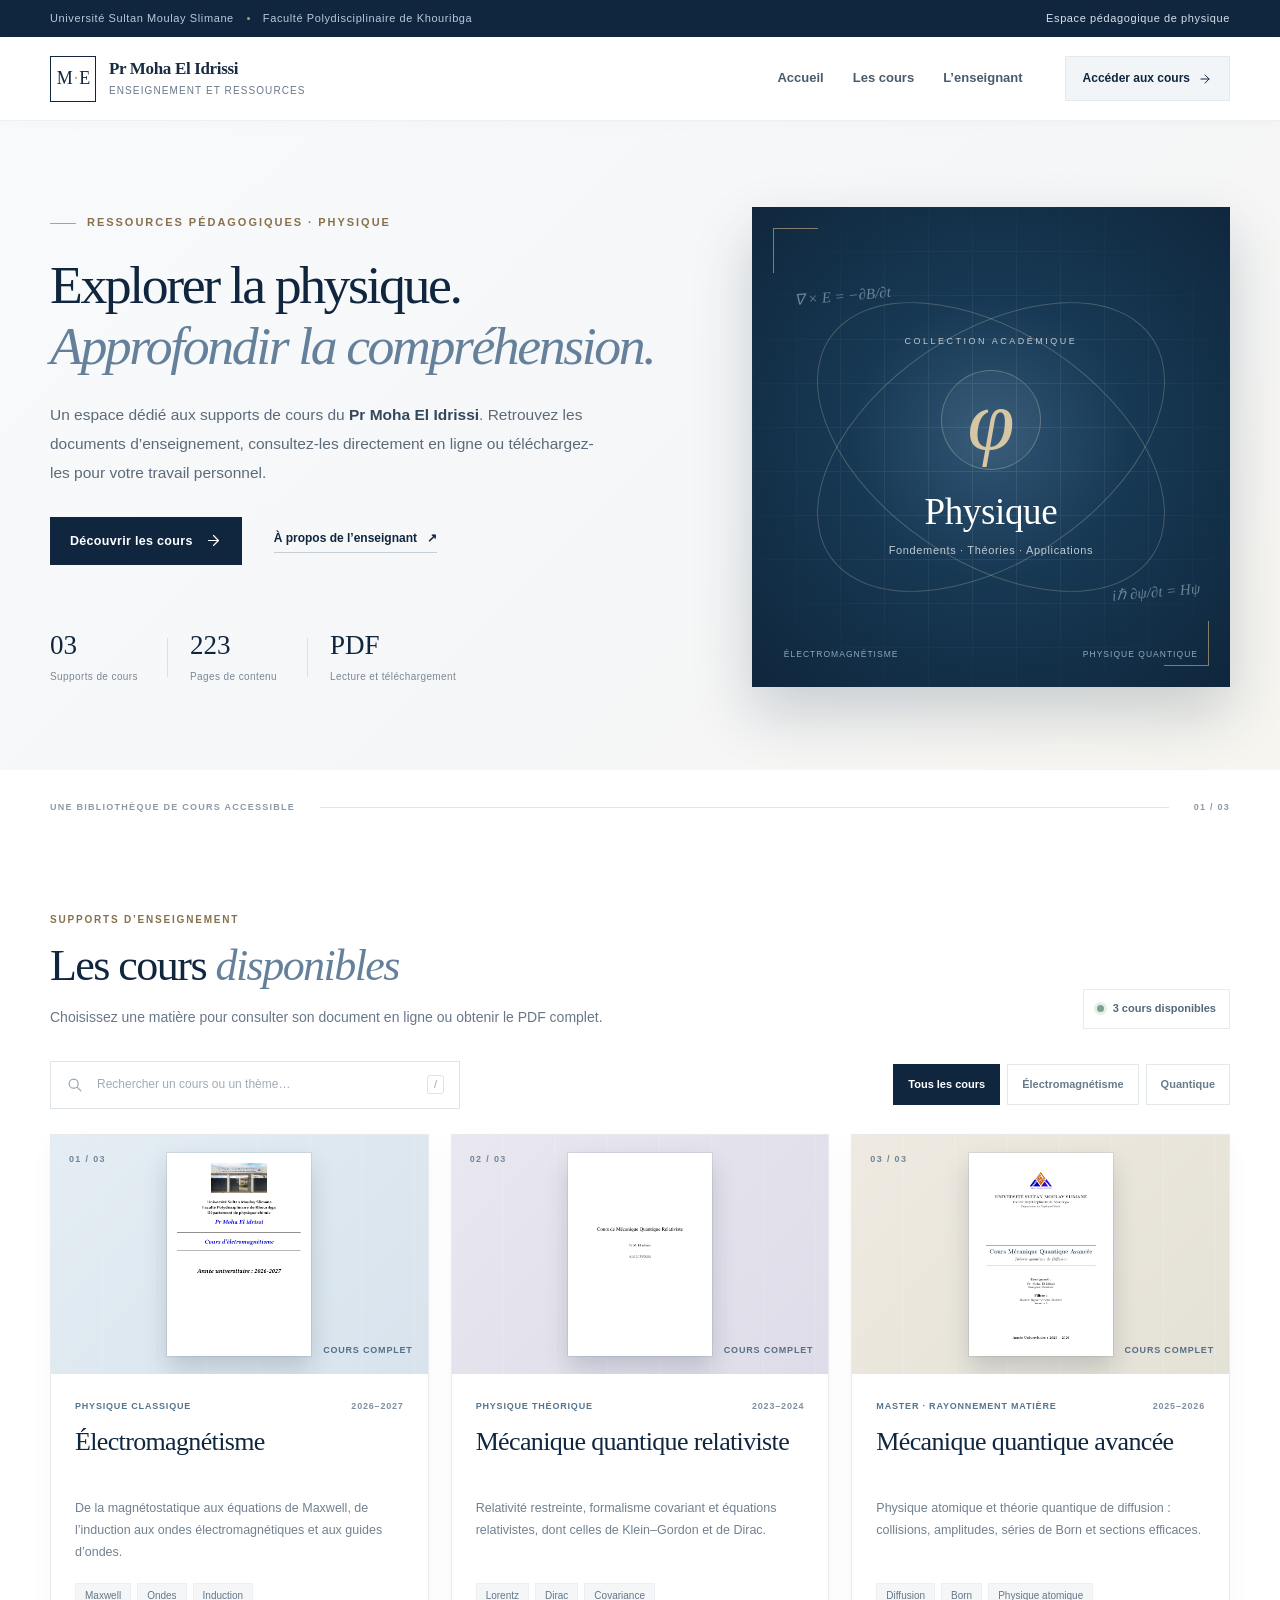
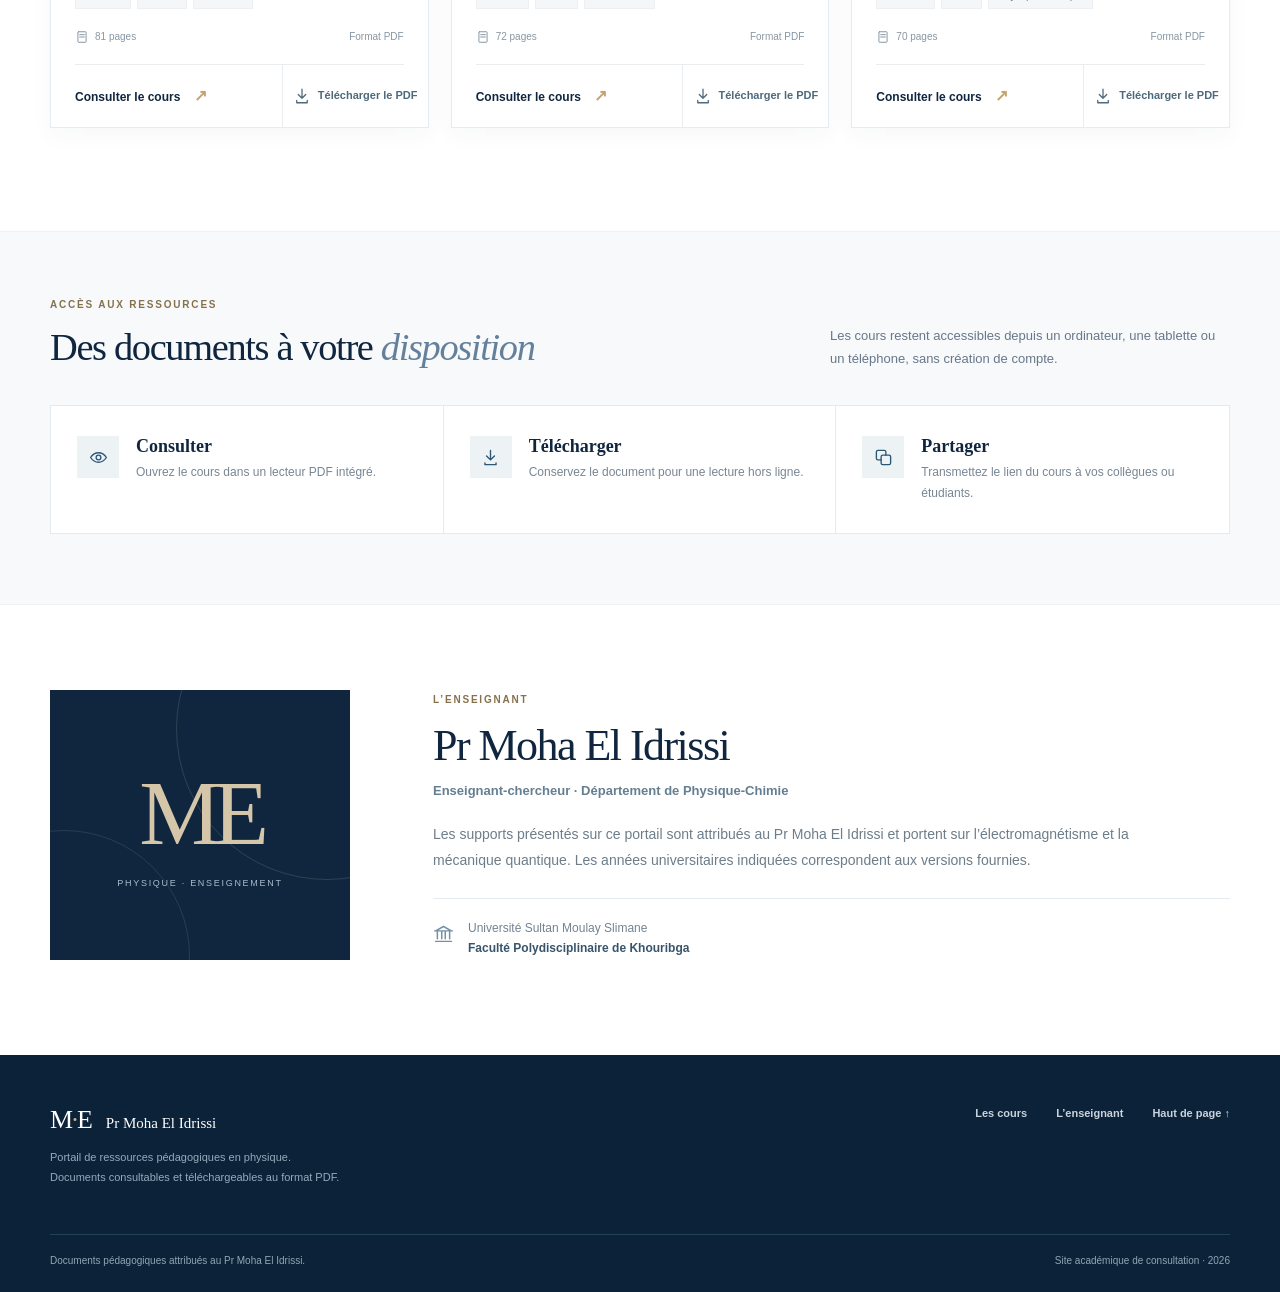
<file: index.html>
<!doctype html>
<html lang="fr">
<head>
  <meta charset="utf-8">
  <meta name="viewport" content="width=device-width, initial-scale=1">
  <meta http-equiv="Content-Language" content="fr">
  <meta name="theme-color" content="#10263f">
  <meta name="description" content="Ressources pédagogiques de physique du Pr Moha El Idrissi : électromagnétisme, mécanique quantique relativiste et mécanique quantique avancée. Consulter et télécharger les cours PDF.">
  <title>Cours de physique en français — Pr Moha El Idrissi</title>
  <link rel="icon" type="image/svg+xml" href="favicon.svg">
  <link rel="stylesheet" href="assets/style.css">
  <script src="assets/main.js" defer></script>
</head>
<body>
  <a class="skip-link" href="#cours">Aller aux ressources pédagogiques</a>
  <div class="topbar"><div class="container topbar-inner"><span>Université Sultan Moulay Slimane</span><span class="topbar-dot" aria-hidden="true"></span><span>Faculté Polydisciplinaire de Khouribga</span><span class="topbar-right">Espace pédagogique de physique</span></div></div>
  <header class="site-header">
    <nav class="container nav" aria-label="Navigation principale">
      <a class="brand" href="index.html" aria-label="Accueil — Pr Moha El Idrissi">
        <span class="brand-symbol" aria-hidden="true">M<span>·</span>E</span>
        <span class="brand-text"><strong>Pr Moha El Idrissi</strong><small>Enseignement et ressources</small></span>
      </a>
      <div class="nav-links"><a href="#accueil">Accueil</a><a href="#cours">Les cours</a><a href="#enseignant">L’enseignant</a></div>
      <a class="nav-action" href="#cours">Accéder aux cours <svg viewBox="0 0 24 24" aria-hidden="true"><path d="m5 12h14m-7-7 7 7-7 7"/></svg></a>
    </nav>
  </header>
  <main>
    <section class="hero" id="accueil" aria-labelledby="hero-title">
      <div class="container hero-grid">
        <div class="hero-copy">
          <p class="eyebrow"><span class="eyebrow-line"></span> RESSOURCES PÉDAGOGIQUES · PHYSIQUE</p>
          <h1 id="hero-title">Explorer la physique.<br><em>Approfondir la compréhension.</em></h1>
          <p class="hero-description">Un espace dédié aux supports de cours du <strong>Pr Moha El Idrissi</strong>. Retrouvez les documents d’enseignement, consultez-les directement en ligne ou téléchargez-les pour votre travail personnel.</p>
          <div class="hero-cta"><a class="btn btn-primary" href="#cours">Découvrir les cours <svg viewBox="0 0 24 24" aria-hidden="true"><path d="m5 12h14m-7-7 7 7-7 7"/></svg></a><a class="text-link" href="#enseignant">À propos de l’enseignant <span aria-hidden="true">↗</span></a></div>
          <div class="hero-stats" aria-label="Ressources disponibles"><div><strong>03</strong><span>Supports de cours</span></div><div class="stat-divider"></div><div><strong>223</strong><span>Pages de contenu</span></div><div class="stat-divider"></div><div><strong>PDF</strong><span>Lecture et téléchargement</span></div></div>
        </div>
        <div class="hero-art" aria-label="Illustration de la collection de cours de physique">
          <div class="science-grid" aria-hidden="true"></div>
          <div class="orbit orbit-one" aria-hidden="true"></div><div class="orbit orbit-two" aria-hidden="true"></div>
          <span class="hero-formula hero-formula-one" aria-hidden="true">∇ × E = −∂B/∂t</span>
          <span class="hero-formula hero-formula-two" aria-hidden="true">iℏ ∂ψ/∂t = Hψ</span>
          <div class="hero-art-center"><span class="hero-art-mini">COLLECTION ACADÉMIQUE</span><div class="hero-art-icon" aria-hidden="true">φ</div><strong>Physique</strong><span>Fondements · Théories · Applications</span></div>
          <span class="art-corner art-corner-tl" aria-hidden="true"></span><span class="art-corner art-corner-br" aria-hidden="true"></span>
          <div class="hero-art-foot"><span>ÉLECTROMAGNÉTISME</span><span>PHYSIQUE QUANTIQUE</span></div>
        </div>
      </div>
    </section>
    <div class="section-rule container"><span>UNE BIBLIOTHÈQUE DE COURS ACCESSIBLE</span><span class="rule-line" aria-hidden="true"></span><span>01 / 03</span></div>
    <section class="courses-section" id="cours" aria-labelledby="courses-title">
      <div class="container">
        <div class="section-header"><div><p class="section-kicker">SUPPORTS D’ENSEIGNEMENT</p><h2 id="courses-title">Les cours <em>disponibles</em></h2><p>Choisissez une matière pour consulter son document en ligne ou obtenir le PDF complet.</p></div><div class="course-count"><span class="count-dot"></span><span id="results-count">3 cours disponibles</span></div></div>
        <div class="controls"><label class="search-box" for="course-search"><svg viewBox="0 0 24 24" aria-hidden="true"><circle cx="10.8" cy="10.8" r="6.4"/><path d="m16 16 5 5"/></svg><input id="course-search" type="search" placeholder="Rechercher un cours ou un thème…" autocomplete="off"><span class="keyboard-tip" aria-hidden="true">/</span></label><div class="filter-tabs" role="group" aria-label="Filtrer les cours"><button class="filter is-active" data-filter="tous" aria-pressed="true">Tous les cours</button><button class="filter" data-filter="electromagnetisme" aria-pressed="false">Électromagnétisme</button><button class="filter" data-filter="quantique" aria-pressed="false">Quantique</button></div></div>
        <div class="courses-grid" id="courses-grid">
          <article class="course-card" data-category="electromagnetisme" data-search="électromagnétisme electromagnetisme magnétostatique induction maxwell ondes optique guide d'ondes diélectrique">
            <div class="card-cover card-cover-blue"><span class="cover-index">01 / 03</span><img src="assets/couverture-electromagnetisme.webp" alt="Page de couverture du cours d’électromagnétisme" loading="lazy" width="565" height="800"><span class="cover-badge">COURS COMPLET</span></div>
            <div class="card-body"><div class="card-topline"><span class="discipline">PHYSIQUE CLASSIQUE</span><span class="year">2026–2027</span></div><h3>Électromagnétisme</h3><p>De la magnétostatique aux équations de Maxwell, de l’induction aux ondes électromagnétiques et aux guides d’ondes.</p><div class="tags"><span>Maxwell</span><span>Ondes</span><span>Induction</span></div><div class="card-meta"><span><svg viewBox="0 0 24 24" aria-hidden="true"><rect x="5" y="3" width="14" height="18" rx="1"/><path d="M8 8h8M8 12h8"/></svg> 81 pages</span><span>Format PDF</span></div><div class="card-actions"><a class="card-read" href="lecteur.html?cours=electromagnetisme">Consulter le cours <span aria-hidden="true">↗</span></a><a class="download-icon" href="ressources/cours-electromagnetisme.pdf" download="Cours_Electromagnetisme_Pr_Moha_El_Idrissi.pdf" aria-label="Télécharger le cours d’électromagnétisme au format PDF" title="Télécharger le PDF"><svg viewBox="0 0 24 24" aria-hidden="true"><path d="M12 3v12m-5-5 5 5 5-5M5 18v3h14v-3"/></svg><span>Télécharger le PDF</span></a></div></div>
          </article>
          <article class="course-card" data-category="quantique" data-search="mécanique quantique relativiste relativité restreinte transformations de lorentz formalisme covariant dirac klein gordon proca weyl">
            <div class="card-cover card-cover-lavender"><span class="cover-index">02 / 03</span><img src="assets/couverture-quantique-relativiste.webp" alt="Page de couverture du cours de mécanique quantique relativiste" loading="lazy" width="565" height="800"><span class="cover-badge">COURS COMPLET</span></div>
            <div class="card-body"><div class="card-topline"><span class="discipline">PHYSIQUE THÉORIQUE</span><span class="year">2023–2024</span></div><h3>Mécanique quantique relativiste</h3><p>Relativité restreinte, formalisme covariant et équations relativistes, dont celles de Klein–Gordon et de Dirac.</p><div class="tags"><span>Lorentz</span><span>Dirac</span><span>Covariance</span></div><div class="card-meta"><span><svg viewBox="0 0 24 24" aria-hidden="true"><rect x="5" y="3" width="14" height="18" rx="1"/><path d="M8 8h8M8 12h8"/></svg> 72 pages</span><span>Format PDF</span></div><div class="card-actions"><a class="card-read" href="lecteur.html?cours=quantique-relativiste">Consulter le cours <span aria-hidden="true">↗</span></a><a class="download-icon" href="ressources/cours-mecanique-quantique-relativiste.pdf" download="Cours_Mecanique_Quantique_Relativiste_Pr_Moha_El_Idrissi.pdf" aria-label="Télécharger le cours de mécanique quantique relativiste au format PDF" title="Télécharger le PDF"><svg viewBox="0 0 24 24" aria-hidden="true"><path d="M12 3v12m-5-5 5 5 5-5M5 18v3h14v-3"/></svg><span>Télécharger le PDF</span></a></div></div>
          </article>
          <article class="course-card" data-category="quantique" data-search="mécanique quantique avancée theorie theorie quantique de diffusion physique atomique hydrogen schrödinger collision section efficace born lippmann schwinger rayonnement matière">
            <div class="card-cover card-cover-sand"><span class="cover-index">03 / 03</span><img src="assets/couverture-quantique-avancee.webp" alt="Page de couverture du cours de mécanique quantique avancée — théorie quantique de diffusion" loading="lazy" width="565" height="800"><span class="cover-badge">COURS COMPLET</span></div>
            <div class="card-body"><div class="card-topline"><span class="discipline">MASTER · RAYONNEMENT MATIÈRE</span><span class="year">2025–2026</span></div><h3>Mécanique quantique avancée</h3><p>Physique atomique et théorie quantique de diffusion : collisions, amplitudes, séries de Born et sections efficaces.</p><div class="tags"><span>Diffusion</span><span>Born</span><span>Physique atomique</span></div><div class="card-meta"><span><svg viewBox="0 0 24 24" aria-hidden="true"><rect x="5" y="3" width="14" height="18" rx="1"/><path d="M8 8h8M8 12h8"/></svg> 70 pages</span><span>Format PDF</span></div><div class="card-actions"><a class="card-read" href="lecteur.html?cours=quantique-avancee">Consulter le cours <span aria-hidden="true">↗</span></a><a class="download-icon" href="ressources/cours-mecanique-quantique-avancee.pdf" download="Cours_Mecanique_Quantique_Avancee_Pr_Moha_El_Idrissi.pdf" aria-label="Télécharger le cours de mécanique quantique avancée au format PDF" title="Télécharger le PDF"><svg viewBox="0 0 24 24" aria-hidden="true"><path d="M12 3v12m-5-5 5 5 5-5M5 18v3h14v-3"/></svg><span>Télécharger le PDF</span></a></div></div>
          </article>
        </div>
        <p class="empty-results" id="empty-results" hidden>Aucun cours ne correspond à cette recherche. Essayez un autre terme.</p>
      </div>
    </section>
    <section class="usage-section" aria-labelledby="usage-title"><div class="container"><div class="usage-top"><div><p class="section-kicker">ACCÈS AUX RESSOURCES</p><h2 id="usage-title">Des documents à votre <em>disposition</em></h2></div><p>Les cours restent accessibles depuis un ordinateur, une tablette ou un téléphone, sans création de compte.</p></div><div class="usage-grid"><div class="usage-item"><div class="usage-icon"><svg viewBox="0 0 24 24" aria-hidden="true"><path d="M2 12s4-6 10-6 10 6 10 6-4 6-10 6-10-6-10-6Z"/><circle cx="12" cy="12" r="3"/></svg></div><div><strong>Consulter</strong><p>Ouvrez le cours dans un lecteur PDF intégré.</p></div></div><div class="usage-item"><div class="usage-icon"><svg viewBox="0 0 24 24" aria-hidden="true"><path d="M12 3v12m-5-5 5 5 5-5M5 19v2h14v-2"/></svg></div><div><strong>Télécharger</strong><p>Conservez le document pour une lecture hors ligne.</p></div></div><div class="usage-item"><div class="usage-icon"><svg viewBox="0 0 24 24" aria-hidden="true"><rect x="9" y="9" width="12" height="12" rx="2"/><path d="M15 9V5a2 2 0 0 0-2-2H5a2 2 0 0 0-2 2v8a2 2 0 0 0 2 2h4"/></svg></div><div><strong>Partager</strong><p>Transmettez le lien du cours à vos collègues ou étudiants.</p></div></div></div></div></section>
    <section class="about-section" id="enseignant" aria-labelledby="about-title"><div class="container about-grid"><div class="about-symbol" aria-hidden="true"><span>ME</span><small>PHYSIQUE · ENSEIGNEMENT</small></div><div class="about-copy"><p class="section-kicker">L’ENSEIGNANT</p><h2 id="about-title">Pr Moha El Idrissi</h2><p class="about-role">Enseignant-chercheur · Département de Physique-Chimie</p><p>Les supports présentés sur ce portail sont attribués au Pr Moha El Idrissi et portent sur l’électromagnétisme et la mécanique quantique. Les années universitaires indiquées correspondent aux versions fournies.</p><div class="affiliation"><svg viewBox="0 0 24 24" aria-hidden="true"><path d="m3 9 9-5 9 5M5 10v8m5-8v8m4-8v8m5-8v8M3 21h18M2 9h20"/></svg><span>Université Sultan Moulay Slimane<br><strong>Faculté Polydisciplinaire de Khouribga</strong></span></div></div></div></section>
  </main>
  <footer class="footer"><div class="container footer-grid"><div><a class="footer-brand" href="index.html">M<span>·</span>E <small>Pr Moha El Idrissi</small></a><p>Portail de ressources pédagogiques en physique.<br>Documents consultables et téléchargeables au format PDF.</p></div><div class="footer-links"><a href="#cours">Les cours</a><a href="#enseignant">L’enseignant</a><a href="#accueil">Haut de page ↑</a></div></div><div class="container footer-bottom"><span>Documents pédagogiques attribués au Pr Moha El Idrissi.</span><span>Site académique de consultation · <span id="current-year">2026</span></span></div></footer>
</body>
</html>
</file>
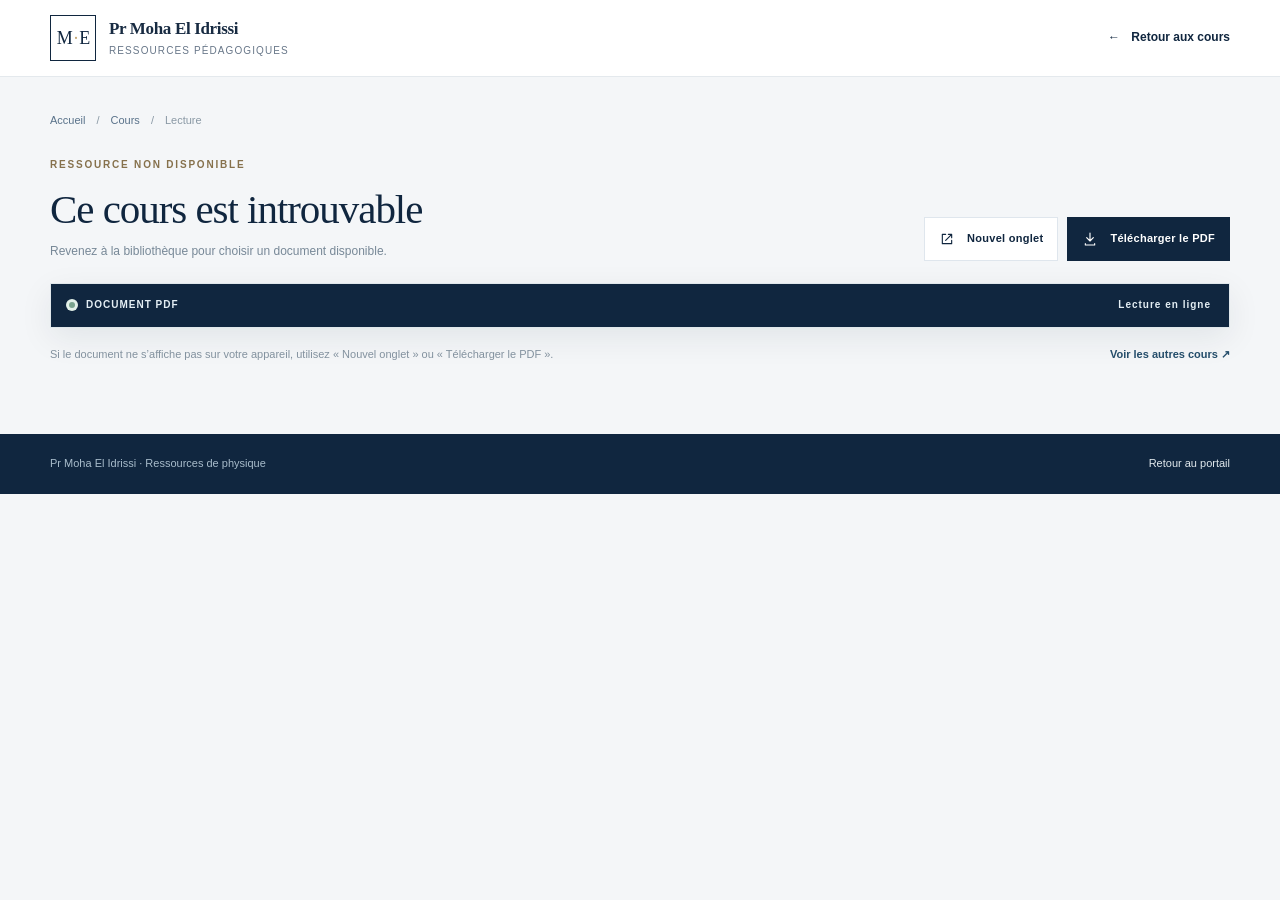
<file: lecteur.html>
<!doctype html>
<html lang="fr">
<head>
  <meta charset="utf-8"><meta name="viewport" content="width=device-width, initial-scale=1"><meta http-equiv="Content-Language" content="fr"><meta name="theme-color" content="#10263f">
  <meta name="description" content="Consulter en ligne les ressources pédagogiques de physique du Pr Moha El Idrissi.">
  <title>Lecture du cours | Pr Moha El Idrissi</title>
  <link rel="icon" type="image/svg+xml" href="favicon.svg"><link rel="stylesheet" href="assets/style.css"><script src="assets/lecteur.js" defer></script>
</head>
<body class="reader-body">
  <a class="skip-link" href="#pdf-reader">Aller au document</a>
  <header class="reader-header"><div class="container reader-nav"><a class="brand" href="index.html"><span class="brand-symbol">M<span>·</span>E</span><span class="brand-text"><strong>Pr Moha El Idrissi</strong><small>Ressources pédagogiques</small></span></a><a class="reader-back" href="index.html#cours"><span aria-hidden="true">←</span> Retour aux cours</a></div></header>
  <main class="reader-main container" id="main-content"><div class="reader-crumb"><a href="index.html">Accueil</a><span>/</span><a href="index.html#cours">Cours</a><span>/</span><span id="breadcrumb-course">Lecture</span></div>
    <div class="reader-title-row"><div><p class="section-kicker" id="reader-category">SUPPORT DE COURS</p><h1 id="reader-title">Lecture du document</h1><p class="reader-detail" id="reader-detail">Document PDF · Pr Moha El Idrissi</p></div><div class="reader-toolbar"><a class="btn btn-light" id="reader-open" href="index.html#cours" target="_blank" rel="noopener"><svg viewBox="0 0 24 24" aria-hidden="true"><path d="M14 5h5v5m0-5-9 9M19 14v5H5V5h5"/></svg> Nouvel onglet</a><a class="btn btn-primary" id="reader-download" href="index.html#cours" download><svg viewBox="0 0 24 24" aria-hidden="true"><path d="M12 3v12m-5-5 5 5 5-5M5 19v2h14v-2"/></svg> Télécharger le PDF</a></div></div>
    <div class="reader-stage" id="pdf-reader"><div class="reader-stage-top"><span><span class="live-dot"></span> DOCUMENT PDF</span><span id="reader-pages">Lecture en ligne</span></div><iframe id="reader-frame" title="Lecteur PDF du cours" loading="eager"></iframe></div>
    <div class="reader-help"><span>Si le document ne s’affiche pas sur votre appareil, utilisez « Nouvel onglet » ou « Télécharger le PDF ».</span><a href="index.html#cours">Voir les autres cours <span aria-hidden="true">↗</span></a></div>
  </main>
  <footer class="reader-footer"><div class="container"><span>Pr Moha El Idrissi · Ressources de physique</span><a href="index.html">Retour au portail</a></div></footer>
</body>
</html>
</file>
<file: assets/style.css>
:root{--navy:#10263f;--navy2:#173a57;--ink:#182b42;--muted:#687789;--blue:#456b89;--gold:#c4a56f;--paper:#f7f8fa;--cream:#f6f1e9;--white:#fff;--line:#e2e8ee;--shadow:0 12px 32px rgba(17,42,65,.065);--serif:Georgia,'Times New Roman',serif;--sans:Inter,'Segoe UI',Arial,sans-serif}*{box-sizing:border-box}html{scroll-behavior:smooth;scroll-padding-top:94px}body{margin:0;color:var(--ink);font-family:var(--sans);font-size:15px;line-height:1.6;background:var(--white);-webkit-font-smoothing:antialiased}a{color:inherit;text-decoration:none}button,input{font:inherit}button{cursor:pointer}a:focus-visible,button:focus-visible,input:focus-visible{outline:3px solid var(--gold);outline-offset:3px}img{display:block;max-width:100%}svg{width:18px;height:18px;fill:none;stroke:currentColor;stroke-width:1.7;stroke-linecap:round;stroke-linejoin:round}h1,h2,h3,p{margin-top:0}.container{width:min(1180px,calc(100% - 64px));margin-inline:auto}.skip-link{position:fixed;left:16px;top:-80px;z-index:100;background:var(--white);padding:12px;border-radius:8px}.skip-link:focus{top:14px}.topbar{background:var(--navy);color:#b8c9d9;font-size:11px;letter-spacing:.055em}.topbar-inner{display:flex;align-items:center;gap:13px;min-height:37px}.topbar-dot{width:3px;height:3px;background:#b3a06a;border-radius:50%}.topbar-right{margin-left:auto;color:#d7e1ea}.site-header{background:rgba(255,255,255,.98);border-bottom:1px solid #edf0f4;position:sticky;top:0;z-index:20;box-shadow:0 3px 12px rgba(11,33,50,.025)}.nav{min-height:83px;display:flex;align-items:center;gap:42px}.brand{display:flex;align-items:center;gap:13px;min-width:max-content}.brand-symbol{display:inline-flex;align-items:center;justify-content:center;width:46px;height:46px;border:1px solid var(--navy);font:500 18px var(--serif);color:var(--navy);letter-spacing:-.06em}.brand-symbol span{color:var(--gold);padding:0 2px}.brand-text{display:flex;flex-direction:column;line-height:1.28}.brand-text strong{font:600 17px var(--serif);letter-spacing:-.02em}.brand-text small{font-size:10px;color:var(--muted);text-transform:uppercase;letter-spacing:.11em;margin-top:6px}.nav-links{margin-left:auto;display:flex;gap:29px;color:#495c6d;font-size:13px;font-weight:600}.nav-links a:hover,.text-link:hover,.footer-links a:hover{color:var(--gold)}.nav-action{display:flex;gap:8px;align-items:center;padding:12px 17px;background:#f2f5f7;font-size:12px;font-weight:700;color:var(--navy);border:1px solid #e3e9ee;transition:background .2s,color .2s}.nav-action:hover{background:var(--navy);color:white}.nav-action svg{width:14px;height:14px}.hero{background:linear-gradient(135deg,#f9fafb 0%,#f5f6f7 62%,#f7f5ef 100%);overflow:hidden}.hero-grid{display:grid;grid-template-columns:minmax(0,1.14fr) minmax(0,.86fr);gap:68px;align-items:center;padding-top:86px;padding-bottom:83px}.hero-copy{padding-top:5px}.eyebrow,.section-kicker{display:flex;align-items:center;gap:11px;font-size:11px;letter-spacing:.18em;font-weight:750;color:#86714c;margin-bottom:23px}.eyebrow-line{display:inline-block;width:26px;height:1px;background:#bda171}.hero h1{font-family:var(--serif);font-weight:500;font-size:clamp(40px,4.2vw,64px);line-height:1.13;letter-spacing:-.045em;color:var(--navy);max-width:650px;margin-bottom:23px}.hero h1 em,.section-header h2 em,.usage-top h2 em{color:#64809b;font-style:italic;font-weight:400}.hero-description{max-width:550px;font-size:15.5px;line-height:1.9;color:#5c6a79;margin-bottom:29px}.hero-description strong{color:#34485c;font-weight:700}.hero-cta{display:flex;align-items:center;gap:32px;flex-wrap:wrap}.btn{display:inline-flex;justify-content:center;align-items:center;gap:12px;min-height:48px;padding:12px 19px;font-size:12.5px;font-weight:700;letter-spacing:.025em;transition:all .2s}.btn-primary{background:var(--navy);color:white;border:1px solid var(--navy)}.btn-primary:hover{background:#274763;border-color:#274763;transform:translateY(-1px)}.btn-primary svg{width:17px;height:17px}.text-link{font-size:12px;font-weight:700;color:var(--navy);border-bottom:1px solid #c3ced7;padding-bottom:4px}.text-link span{margin-left:7px}.hero-stats{display:flex;gap:22px;align-items:center;margin-top:66px}.hero-stats>div:not(.stat-divider){display:flex;flex-direction:column;min-width:95px}.hero-stats strong{font-family:var(--serif);font-size:27px;font-weight:500;line-height:1.1;color:var(--navy)}.hero-stats span{font-size:10px;letter-spacing:.04em;color:#7a8796;margin-top:8px}.stat-divider{height:39px;width:1px;background:#d9e0e6}.hero-art{height:480px;background:radial-gradient(circle at 50% 48%,#2f5574 0%,#173853 41%,#0f263c 100%);position:relative;overflow:hidden;display:flex;align-items:center;justify-content:center;box-shadow:0 26px 56px rgba(19,44,63,.2)}.science-grid{position:absolute;inset:0;opacity:.12;background-image:linear-gradient(90deg,#d5deea 1px,transparent 1px),linear-gradient(#d5deea 1px,transparent 1px);background-size:44px 44px;mask-image:radial-gradient(circle at 50% 50%,#000,transparent 85%)}.orbit{position:absolute;border:1px solid rgba(223,214,186,.25);border-radius:50%;width:390px;height:230px;transform:rotate(-34deg)}.orbit-two{transform:rotate(34deg)}.hero-art-center{text-align:center;z-index:2;color:white;display:flex;flex-direction:column;align-items:center}.hero-art-mini{font-size:9px;letter-spacing:.28em;color:#c4c8cb}.hero-art-icon{width:100px;height:100px;margin:22px 0 20px;border-radius:50%;display:grid;place-items:center;font:italic 85px var(--serif);color:#d7c6a3;background:rgba(255,255,255,.045);border:1px solid rgba(231,217,184,.28);line-height:1}.hero-art-center strong{font:500 37px var(--serif);letter-spacing:-.01em}.hero-art-center>span:last-child{font-size:11px;color:#bfcbd3;letter-spacing:.06em;margin-top:9px}.hero-formula{position:absolute;font:italic 15px var(--serif);color:#c3d1dc;opacity:.5}.hero-formula-one{top:80px;left:42px;transform:rotate(-5deg)}.hero-formula-two{right:30px;bottom:86px;transform:rotate(-5deg)}.art-corner{position:absolute;width:45px;height:45px;opacity:.6}.art-corner-tl{top:21px;left:21px;border-top:1px solid #d0b487;border-left:1px solid #d0b487}.art-corner-br{right:21px;bottom:21px;border-bottom:1px solid #d0b487;border-right:1px solid #d0b487}.hero-art-foot{position:absolute;bottom:25px;left:32px;right:32px;display:flex;justify-content:space-between;font-size:8.5px;letter-spacing:.12em;color:#8dabb9}.section-rule{display:flex;align-items:center;gap:25px;padding-top:30px;padding-bottom:30px;color:#8c9aa8;font-size:9px;letter-spacing:.14em;font-weight:750}.rule-line{height:1px;background:#e1e6eb;flex:1}.courses-section{padding:68px 0 103px}.section-header{display:flex;align-items:flex-end;justify-content:space-between;gap:20px;margin-bottom:32px}.section-kicker{margin-bottom:12px;font-size:10px}.section-header h2,.usage-top h2,.about-copy h2{font:500 clamp(31px,3.5vw,44px)/1.18 var(--serif);letter-spacing:-.035em;color:var(--navy);margin:0 0 14px}.section-header>div>p:last-child{color:var(--muted);font-size:14px;margin:0}.course-count{display:flex;align-items:center;gap:9px;border:1px solid #e5ebef;padding:10px 13px;font-size:11px;font-weight:700;color:#53687a;white-space:nowrap}.count-dot,.live-dot{display:inline-block;width:7px;height:7px;background:#79a38d;border-radius:50%;box-shadow:0 0 0 3px #e2f0e8}.controls{display:flex;gap:18px;justify-content:space-between;align-items:center;margin-bottom:25px}.search-box{height:48px;display:flex;align-items:center;gap:12px;min-width:280px;width:min(410px,100%);padding:0 15px;border:1px solid #dce4ea;background:#fff;color:#96a3ae}.search-box:focus-within{border-color:#9dafbf}.search-box svg{width:17px;height:17px;flex:none}.search-box input{border:0;outline:none;flex:1;min-width:0;background:transparent;color:var(--ink);font-size:12px}.search-box input::placeholder{color:#a1acb6}.keyboard-tip{font-size:11px;border:1px solid #dce3e9;border-radius:3px;padding:0 6px;color:#9ca6ae}.filter-tabs{display:flex;gap:7px;align-items:center;flex-wrap:wrap}.filter{border:1px solid #e3e8eb;background:#fff;color:#6b7b88;padding:11px 14px;font-size:11px;font-weight:700;transition:all .15s}.filter:hover{color:var(--navy);border-color:#aabac6}.filter.is-active{color:white;background:var(--navy);border-color:var(--navy)}.courses-grid{display:grid;grid-template-columns:repeat(3,minmax(0,1fr));gap:22px;align-items:stretch}.course-card{border:1px solid #e5ebef;background:#fff;display:flex;flex-direction:column;min-width:0;box-shadow:0 8px 22px rgba(18,46,70,.035);transition:transform .22s,box-shadow .22s,border-color .22s}.course-card:hover{transform:translateY(-5px);box-shadow:var(--shadow);border-color:#d1dce5}.course-card[hidden]{display:none!important}.card-cover{height:239px;position:relative;display:flex;justify-content:center;align-items:center;overflow:hidden;padding:20px}.card-cover-blue{background:linear-gradient(135deg,#e4edf3,#d8e3ed)}.card-cover-lavender{background:linear-gradient(135deg,#e9e8f0,#dddce8)}.card-cover-sand{background:linear-gradient(135deg,#efeae1,#e4e1d6)}.card-cover:after{content:'';position:absolute;inset:0;background:repeating-linear-gradient(90deg,transparent 0,transparent 50px,rgba(255,255,255,.15) 51px,transparent 52px);pointer-events:none}.card-cover img{width:144px;height:203px;object-fit:cover;object-position:top center;box-shadow:0 12px 23px rgba(23,43,62,.18),0 0 0 1px rgba(6,32,49,.08);z-index:1;transition:transform .2s}.course-card:hover .card-cover img{transform:translateY(-4px)}.cover-index{position:absolute;top:17px;left:18px;color:#6e859a;font-size:9px;font-weight:750;letter-spacing:.15em}.cover-badge{position:absolute;bottom:16px;right:15px;color:#567085;font-size:9px;font-weight:750;letter-spacing:.09em}.card-body{padding:25px 24px 0;display:flex;flex:1;flex-direction:column}.card-topline{display:flex;justify-content:space-between;align-items:center;gap:12px;font-size:9px;letter-spacing:.09em;font-weight:750}.discipline{color:#54758e}.year{color:#81909f;white-space:nowrap}.card-body h3{font:500 26px/1.17 var(--serif);letter-spacing:-.025em;color:var(--navy);margin:14px 0 10px;min-height:61px}.card-body>p{font-size:12.5px;line-height:1.75;color:#718090;min-height:67px;margin-bottom:18px}.tags{display:flex;flex-wrap:wrap;gap:6px;margin-bottom:20px}.tags span{font-size:10px;padding:4px 9px;background:#f4f6f8;color:#657789;border:1px solid #edf0f3}.card-meta{display:flex;align-items:center;justify-content:space-between;color:#8896a2;font-size:10px;padding-bottom:19px;margin-top:auto}.card-meta span{display:flex;align-items:center;gap:6px}.card-meta svg{width:14px;height:14px}.card-actions{border-top:1px solid #e9edf0;display:flex;align-items:center;justify-content:space-between;min-height:63px}.card-read{font-size:12px;font-weight:750;color:var(--navy)}.card-read span{margin-left:10px;color:var(--gold);font-size:16px}.card-read:hover{color:#537596}.download-icon{border-left:1px solid #e9edf0;height:62px;min-width:146px;display:flex;align-items:center;justify-content:center;gap:7px;padding:0 8px;color:#4d697c;font-size:11px;font-weight:750;white-space:nowrap;margin-right:-24px;transition:background .2s}.download-icon:hover{background:#f3f6f8}.download-icon svg{width:18px;height:18px}.empty-results{border:1px dashed #d1dbe4;text-align:center;padding:45px 20px;color:var(--muted)}.usage-section{padding:65px 0 70px;background:#f7f9fa;border-top:1px solid #eff1f3;border-bottom:1px solid #eff1f3}.usage-top{display:flex;justify-content:space-between;align-items:end;gap:25px;margin-bottom:35px}.usage-top h2{font-size:clamp(29px,3vw,39px);margin-bottom:0}.usage-top>p{max-width:400px;color:var(--muted);font-size:13px;line-height:1.8;margin:0}.usage-grid{display:grid;grid-template-columns:repeat(3,minmax(0,1fr));border:1px solid #e4eaf0;background:#fff}.usage-item{padding:30px 26px;display:flex;align-items:start;gap:17px}.usage-item:not(:last-child){border-right:1px solid #e4eaf0}.usage-icon{flex:none;display:grid;place-items:center;width:42px;height:42px;background:#edf2f5;color:#2b5777}.usage-icon svg{width:19px;height:19px}.usage-item strong{display:block;font:600 18px var(--serif);color:var(--navy);margin-bottom:5px}.usage-item p{font-size:12px;color:#788694;line-height:1.7;margin:0}.about-section{padding:85px 0 95px}.about-grid{display:grid;grid-template-columns:300px 1fr;gap:83px;align-items:center}.about-symbol{height:270px;background:var(--navy);display:flex;align-items:center;justify-content:center;flex-direction:column;color:#d5c6a9;position:relative;overflow:hidden}.about-symbol:before{content:'';position:absolute;width:300px;height:300px;border:1px solid rgba(227,219,198,.15);border-radius:50%;top:-112px;right:-128px}.about-symbol:after{content:'';position:absolute;width:250px;height:250px;border:1px solid rgba(227,219,198,.12);border-radius:50%;bottom:-122px;left:-112px}.about-symbol span{font:500 92px var(--serif);letter-spacing:-.09em}.about-symbol small{font-size:9px;letter-spacing:.19em;color:#a9bdcd;margin-top:10px}.about-copy h2{margin:0 0 10px}.about-role{font-size:13px;color:#657f91;font-weight:650;margin-bottom:20px}.about-copy>p:not(.section-kicker):not(.about-role){max-width:700px;color:#6d7d89;font-size:14px;line-height:1.85;margin-bottom:24px}.affiliation{display:flex;align-items:flex-start;gap:14px;border-top:1px solid #e6ebef;padding-top:19px;color:#738391;font-size:12px;line-height:1.7}.affiliation svg{color:#7390a5;width:21px;height:21px;flex:none;margin-top:5px}.affiliation strong{font-weight:650;color:#37546b}.footer{background:#0c2238;color:#c6d1dc;padding-top:50px}.footer-grid{display:flex;justify-content:space-between;gap:40px;padding-bottom:46px}.footer-brand{font:500 26px var(--serif);color:white;letter-spacing:-.05em}.footer-brand>span{color:#c9b082}.footer-brand small{font:500 15px var(--serif);margin-left:9px;letter-spacing:0}.footer-grid p{font-size:11px;line-height:1.8;color:#96aabc;margin:13px 0 0}.footer-links{display:flex;gap:29px;align-items:flex-start;font-size:11px;font-weight:650;color:#c9d3dd}.footer-bottom{border-top:1px solid #244057;display:flex;justify-content:space-between;gap:20px;padding:18px 0 23px;color:#91a6b5;font-size:10px}.reader-body{background:#f4f6f8}.reader-header{background:#fff;border-bottom:1px solid #e4e9ed}.reader-nav{display:flex;align-items:center;justify-content:space-between;min-height:76px}.reader-back{font-weight:750;font-size:12px;color:var(--navy)}.reader-back span{margin-right:8px}.reader-main{padding-top:35px;padding-bottom:70px}.reader-crumb{display:flex;align-items:center;gap:11px;color:#8a99a5;font-size:11px;margin-bottom:27px;flex-wrap:wrap}.reader-crumb a{color:#59728a}.reader-title-row{display:flex;justify-content:space-between;align-items:end;gap:24px;margin-bottom:22px}.reader-title-row h1{font:500 clamp(28px,3.2vw,41px)/1.2 var(--serif);color:var(--navy);letter-spacing:-.025em;margin:0 0 8px;max-width:780px}.reader-detail{color:#778897;font-size:12px;margin:0}.reader-toolbar{display:flex;gap:9px;flex:none}.reader-toolbar .btn{min-height:44px;padding:11px 14px;font-size:11px}.reader-toolbar .btn svg{width:16px;height:16px}.btn-light{background:white;color:var(--navy);border:1px solid #dfe6ed}.btn-light:hover{background:#e8eef3}.reader-stage{background:#fff;box-shadow:0 10px 33px rgba(11,35,56,.08);border:1px solid #e0e7eb}.reader-stage-top{background:var(--navy);color:#e4eef4;display:flex;align-items:center;justify-content:space-between;min-height:43px;padding:0 18px;letter-spacing:.1em;font-size:10px;font-weight:700}.reader-stage-top>span:first-child{display:flex;align-items:center;gap:11px}.reader-stage-top .live-dot{width:6px;height:6px}.reader-stage iframe{display:block;width:100%;height:min(74vh,900px);min-height:580px;border:0;background:#e9ecef}.reader-help{display:flex;align-items:center;justify-content:space-between;gap:20px;margin-top:18px;font-size:11px;color:#82919e}.reader-help a{font-weight:750;color:#244d6a;white-space:nowrap}.reader-footer{background:#10263f;color:#a8bccb;font-size:11px}.reader-footer>.container{min-height:60px;display:flex;justify-content:space-between;align-items:center}.reader-footer a{color:#e1e9ed}@media(max-width:1050px){.nav{gap:22px}.nav-links{gap:15px}.hero-grid{gap:35px}.hero-art{height:415px}.hero h1{font-size:49px}.controls{align-items:flex-start;flex-direction:column}.search-box{width:100%;max-width:none}.courses-grid{gap:14px}.card-body{padding-left:19px;padding-right:19px}.download-icon{margin-right:-19px}.card-body h3{font-size:23px}.about-grid{gap:40px}}@media(max-width:800px){.container{width:min(100% - 36px,1180px)}.topbar-inner{justify-content:center}.topbar-right{display:none}.nav{min-height:72px}.nav-links{display:none}.nav-action{margin-left:auto}.hero-grid{grid-template-columns:1fr;padding-top:55px;padding-bottom:50px;gap:42px}.hero h1{max-width:700px;font-size:clamp(37px,6.5vw,54px)}.hero-description{max-width:650px}.hero-stats{margin-top:37px}.hero-art{height:330px;max-width:700px}.hero-art-icon{width:70px;height:70px;font-size:58px;margin:14px}.hero-art-center strong{font-size:31px}.orbit{width:300px;height:180px}.courses-section{padding:40px 0 70px}.courses-grid{grid-template-columns:repeat(2,minmax(0,1fr));gap:20px}.usage-grid{grid-template-columns:1fr}.usage-item:not(:last-child){border-right:0;border-bottom:1px solid #e4eaf0}.usage-item{padding:21px}.about-grid{grid-template-columns:240px 1fr;gap:26px}.about-symbol{height:240px}.reader-title-row{align-items:start;flex-direction:column}.reader-toolbar{width:100%}.reader-toolbar .btn{flex:1}.reader-stage iframe{min-height:590px}}@media(max-width:570px){.container{width:calc(100% - 30px)}.topbar{font-size:9px}.topbar-inner{gap:7px;flex-wrap:wrap;line-height:1.4;padding:7px 0}.topbar-dot{display:none}.site-header{position:relative}.brand-symbol{width:40px;height:40px;font-size:15px}.brand-text strong{font-size:14px}.brand-text small{font-size:8px}.nav-action{font-size:0;padding:11px}.nav-action svg{width:18px;height:18px}.hero-grid{padding-top:47px}.hero h1{font-size:38px}.hero-description{font-size:14px}.hero-cta{gap:19px}.hero-stats{gap:12px}.hero-stats>div:not(.stat-divider){min-width:0}.hero-stats strong{font-size:23px}.hero-stats span{font-size:9px}.stat-divider{height:35px}.hero-art{height:295px}.hero-formula-one{left:18px;top:47px;font-size:12px}.hero-formula-two{right:12px;bottom:70px;font-size:12px}.hero-art-foot{font-size:6px;left:16px;right:16px}.section-rule{font-size:8px;gap:8px}.section-header{align-items:start;flex-direction:column;margin-bottom:25px}.section-header h2{font-size:36px}.controls{gap:12px}.filter-tabs{gap:5px;width:100%}.filter{padding:10px 11px;font-size:10px}.courses-grid{grid-template-columns:1fr;gap:23px}.card-cover{height:244px}.card-body h3{min-height:auto;font-size:27px}.card-body>p{min-height:auto}.usage-section{padding:50px 0}.usage-top{flex-direction:column;align-items:start}.usage-top h2{font-size:34px}.about-section{padding:60px 0}.about-grid{grid-template-columns:1fr}.about-symbol{height:190px}.about-symbol span{font-size:65px}.footer-grid{flex-direction:column;gap:30px}.footer-links{gap:18px;flex-wrap:wrap}.footer-bottom{flex-direction:column;gap:5px}.reader-nav{min-height:69px}.reader-back{font-size:10px}.reader-main{padding-top:20px}.reader-title-row h1{font-size:29px}.reader-toolbar{flex-direction:column}.reader-toolbar .btn{width:100%}.reader-stage iframe{min-height:540px;height:70vh}.reader-help{flex-direction:column;align-items:start}.reader-footer>.container{flex-direction:column;justify-content:center;gap:4px;padding:12px 0}}
@media(prefers-reduced-motion:reduce){html{scroll-behavior:auto}*,*:before,*:after{transition:none!important;animation:none!important}}
</file>
